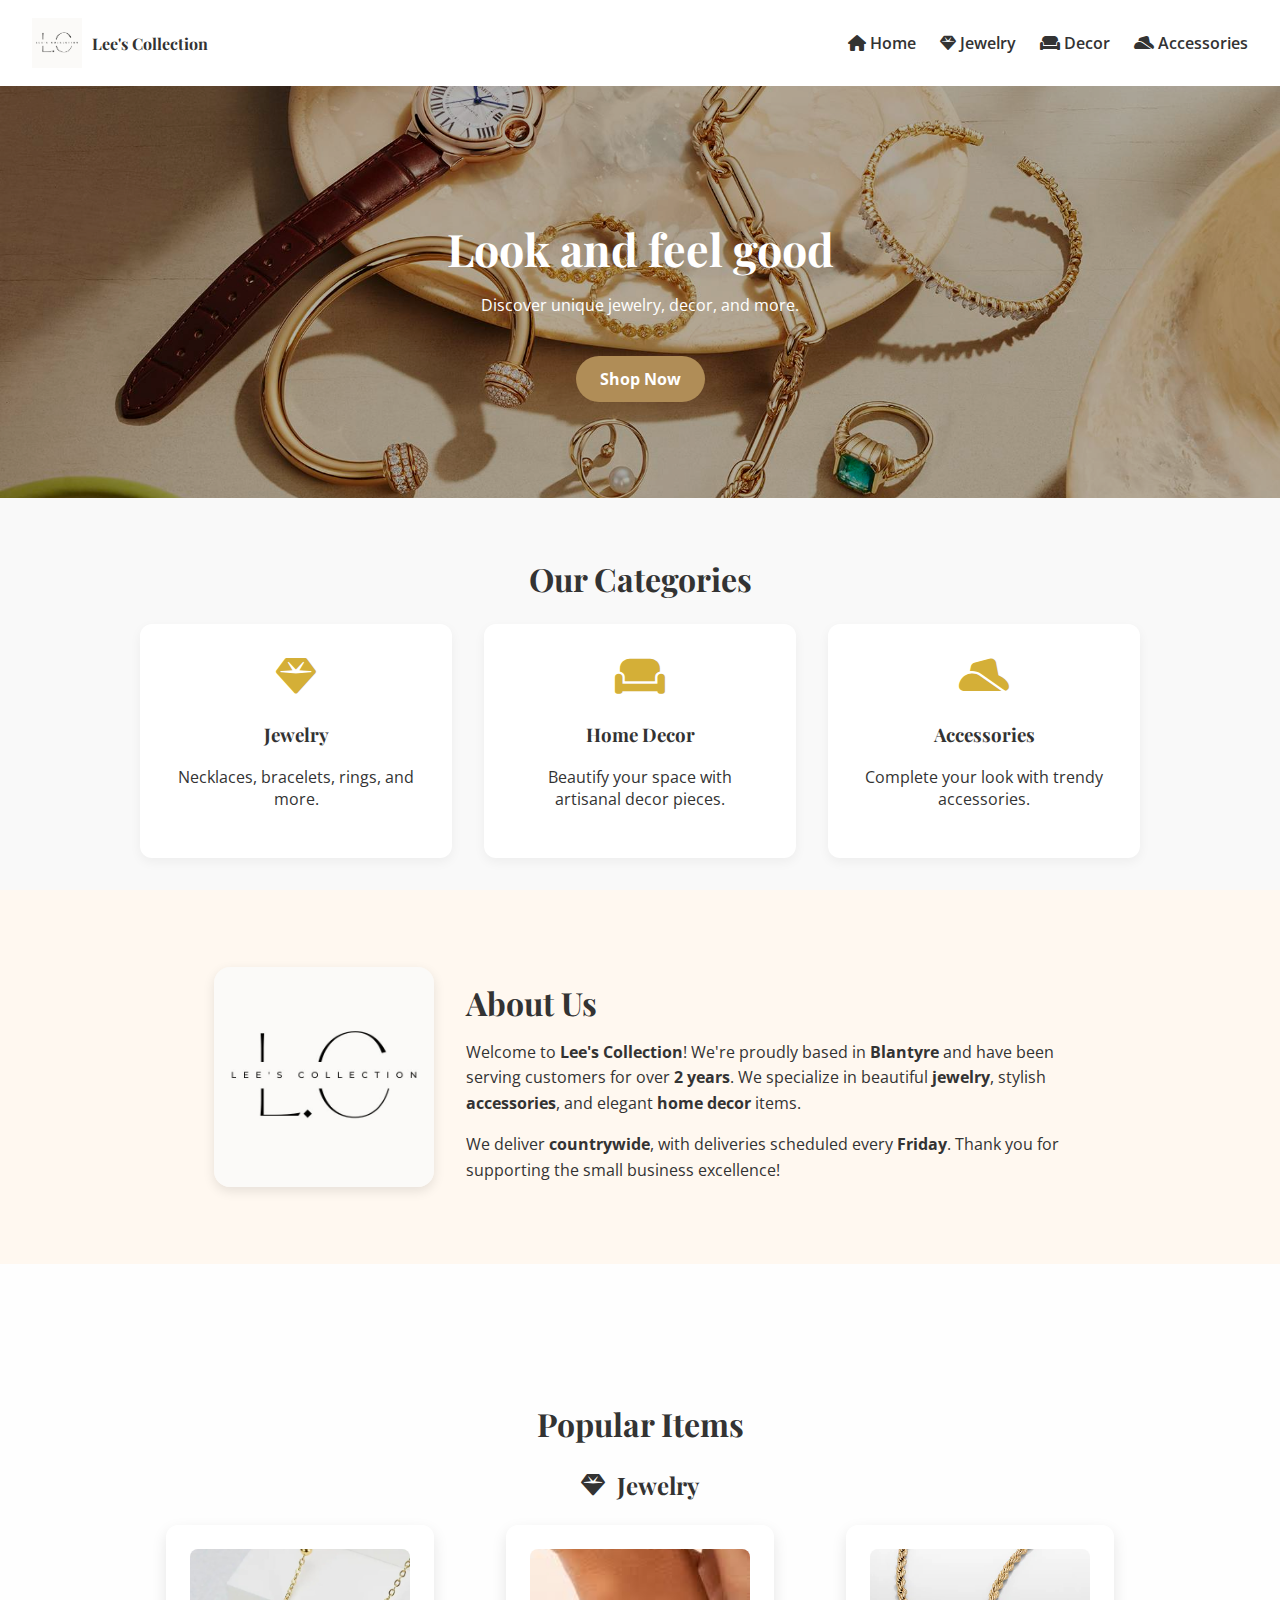
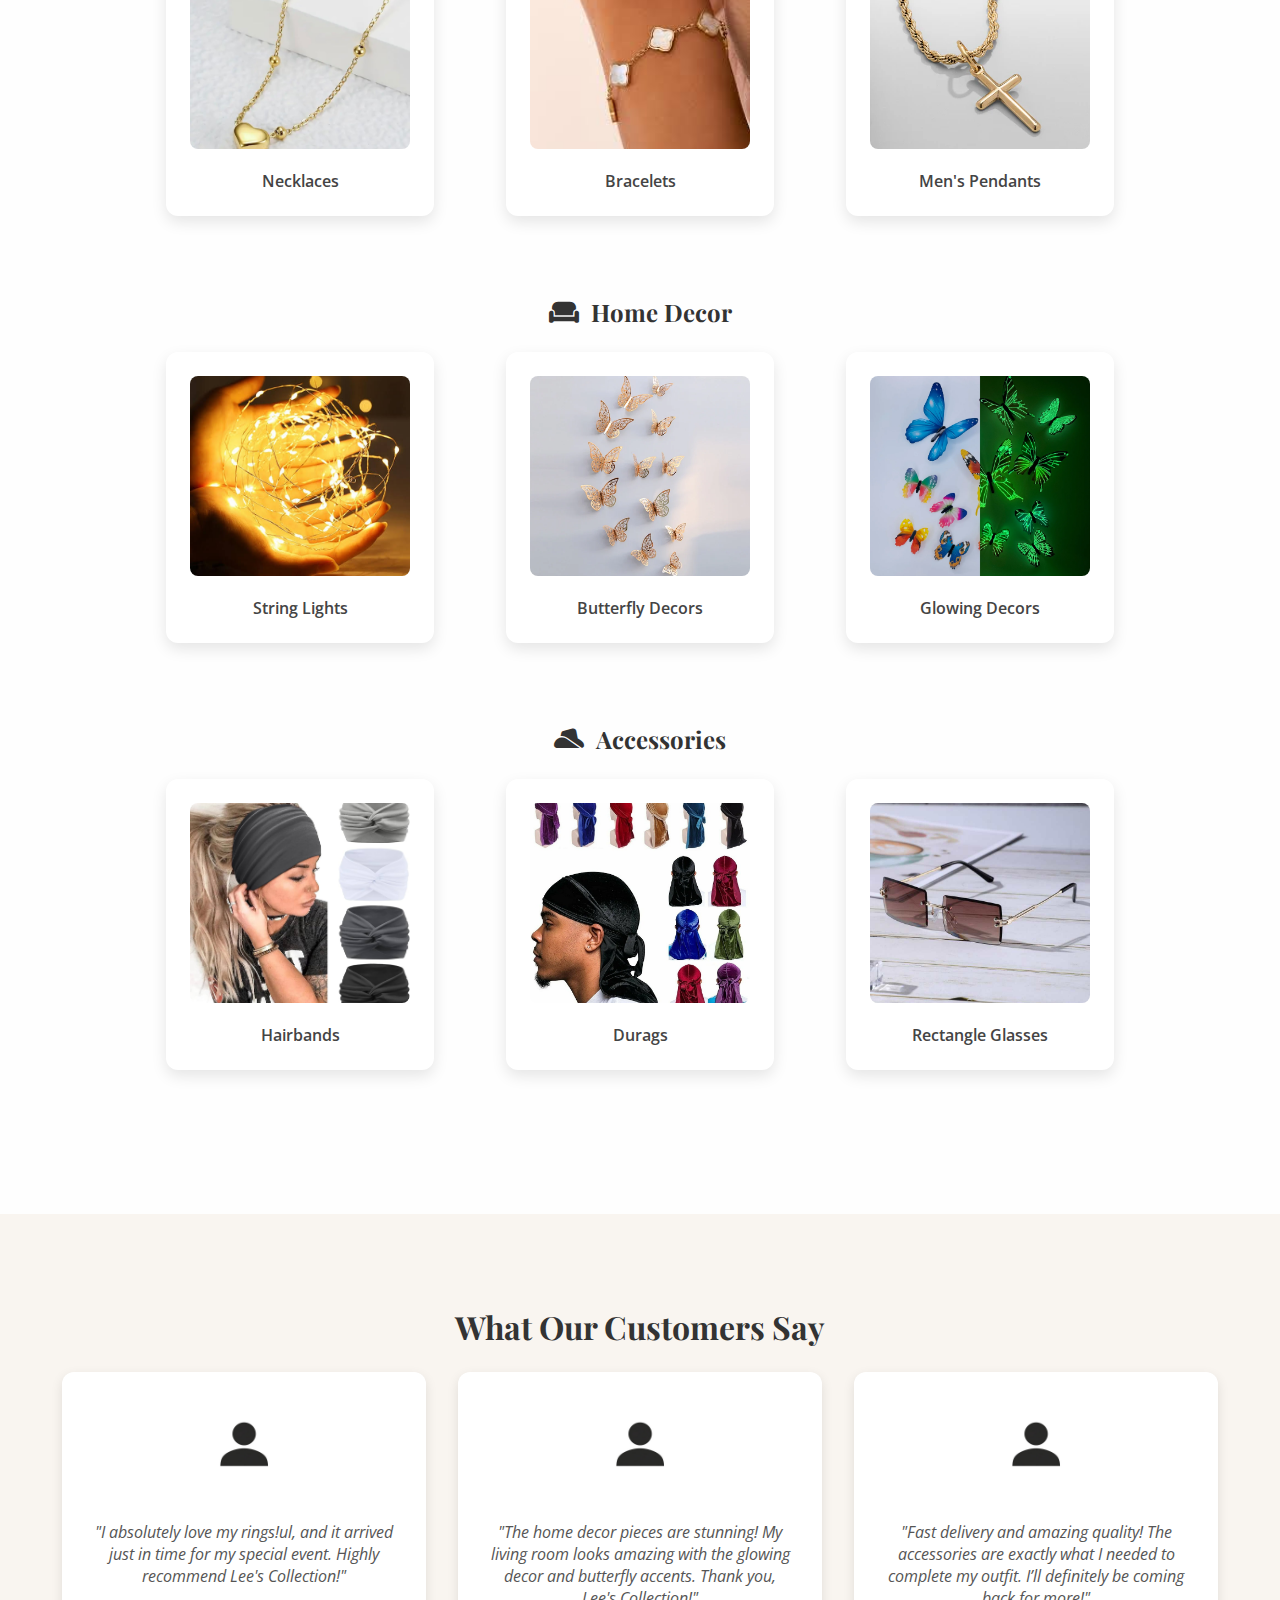
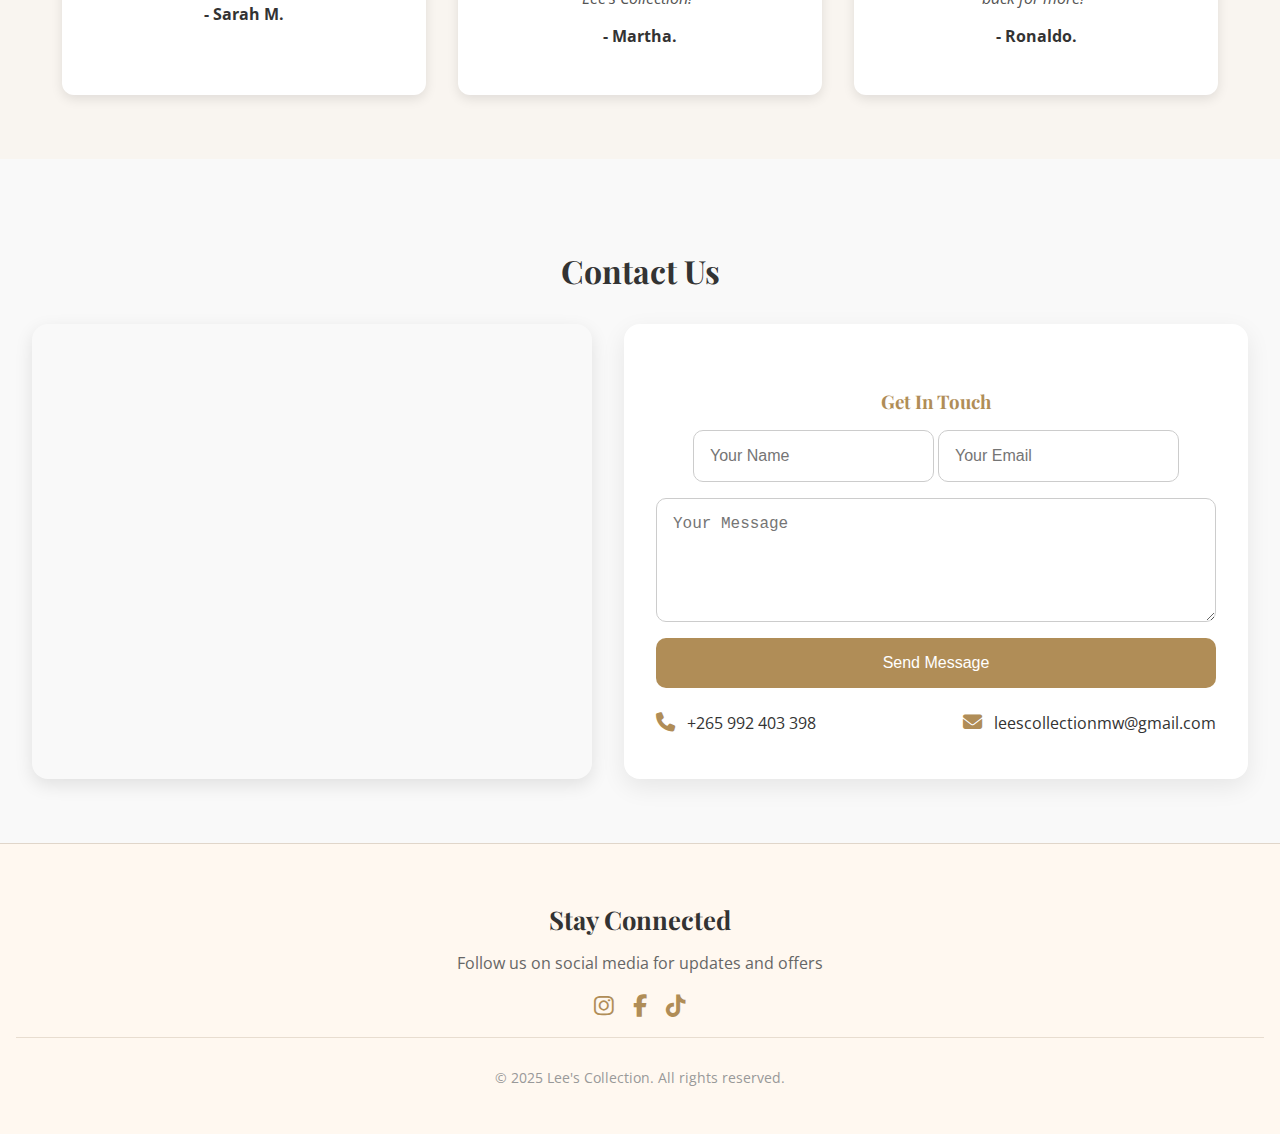
<file: Lees Collection/index.html>
<!DOCTYPE html>
<html lang="en">
  <head>
    <meta charset="UTF-8" />
    <meta name="viewport" content="width=device-width, initial-scale=1.0" />
    <title>Lee's Collection</title>
<link rel="icon" href="logo.png" type="image/png" />

    <link rel="stylesheet" href="style.css" />
    <link rel="stylesheet" href="about.css" />
    <link rel="stylesheet" href="popular_items.css" />
    <link rel="stylesheet" href="testimonials.css" />
    <link rel="stylesheet" href="contact_us.css" />
    <link
      href="https://fonts.googleapis.com/css2?family=Playfair+Display:wght@500;700&family=Open+Sans&display=swap"
      rel="stylesheet"
    />
    <link
      rel="stylesheet"
      href="https://cdnjs.cloudflare.com/ajax/libs/font-awesome/6.5.0/css/all.min.css"
    />
    <script defer src="script.js"></script>
  </head>
  <body>
    <header class="navbar">
      <div class="logo-container">
        <img src="assets/logo.png" alt="Lee's Collection Logo" class="logo" />
        <h1 class="brand-name">Lee's Collection</h1>
      </div>
      <nav>
        <ul class="nav-links">
              <li>
            <a href="index.html"><i class="fa fa-home"></i> Home</a>
          </li>
          <li>
            <a href="jewerly.html"><i class="fas fa-gem"></i> Jewelry</a>
          </li>
          <li>
            <a href="decors.html"><i class="fas fa-couch"></i> Decor</a>
          </li>
          <li>
            <a href="Accessories.html"
              ><i class="fas fa-hat-cowboy-side"></i> Accessories</a
            >
          </li>
        </ul>
      </nav>
    </header>

    <section class="hero">
      <div class="hero-content">
        <h2>Look and feel good</h2>
        <p>Discover unique jewelry, decor, and more.</p>
        <a href="#popular-items" class="hero-btn">Shop Now</a>
      </div>
    </section>

    <section id="products" class="product-section">
      <h2 class="section-title">Our Categories</h2>
      <div class="categories">
  <!-- Jewelry Category -->
  <a href="jewerly.html" class="category-link">
    <div class="category" id="jewelry">
      <i class="fas fa-gem category-icon"></i>
      <h3>Jewelry</h3>
      <p>Necklaces, bracelets, rings, and more.</p>
    </div>
  </a>

  <!-- Home Decor Category -->
  <a href="decors.html" class="category-link">
    <div class="category" id="decor">
      <i class="fas fa-couch category-icon"></i>
      <h3>Home Decor</h3>
      <p>Beautify your space with artisanal decor pieces.</p>
    </div>
  </a>

  <!-- Accessories Category -->
  <a href="Accessories.html" class="category-link">
    <div class="category" id="accessories">
      <i class="fas fa-hat-cowboy-side category-icon"></i>
      <h3>Accessories</h3>
      <p>Complete your look with trendy accessories.</p>
    </div>
  </a>
</div>

    </section>

    <section id="about" class="about-section">
      <div class="about-container">
        <img
          src="assets/logo.png"
          alt="Lee's Collection Logo"
          class="about-logo"
        />

        <div class="about-text">
          <h2>About Us</h2>
          <p>
            Welcome to <strong>Lee's Collection</strong>! We're proudly based in
            <strong>Blantyre</strong> and have been serving customers for over
            <strong>2 years</strong>. We specialize in beautiful
            <strong>jewelry</strong>, stylish <strong>accessories</strong>, and
            elegant <strong>home decor</strong> items.
          </p>
          <p>
            We deliver <strong>countrywide</strong>, with deliveries scheduled
            every <strong>Friday</strong>. Thank you for supporting the small
            business excellence!
          </p>
        </div>
      </div>
    </section>

   <section id="popular-items" class="popular-section">
  <h2 class="section-title">Popular Items</h2>

  <!-- Jewelry Category -->
  <div class="popular-row">
    <h3><i class="fas fa-gem"></i> Jewelry</h3>
    <div class="popular-items">
      <a href="jewerly.html" class="item-link">
        <div class="item">
          <img src="assets/necklace.jpg" alt="Necklaces" />
          <p>Necklaces</p>
        </div>
      </a>
      <a href="jewerly.html" class="item-link">
        <div class="item">
          <img src="assets/bracelet.jpg" alt="Bracelets" />
          <p>Bracelets</p>
        </div>
      </a>
      <a href="jewerly.html" class="item-link">
        <div class="item">
          <img src="assets/mens_pendants.jpg" alt="Men's Pendants" />
          <p>Men's Pendants</p>
        </div>
      </a>
    </div>
  </div>

  <!-- Home Decor Category -->
  <div class="popular-row">
    <h3><i class="fas fa-couch"></i> Home Decor</h3>
    <div class="popular-items">
      <a href="decors.html" class="item-link">
        <div class="item">
          <img src="assets/stringlights.jpg" alt="String Lights" />
          <p>String Lights</p>
        </div>
      </a>
      <a href="decors.html" class="item-link">
        <div class="item">
          <img src="assets/butterflydecors.webp" alt="Butterfly Decors" />
          <p>Butterfly Decors</p>
        </div>
      </a>
      <a href="decors.html" class="item-link">
        <div class="item">
          <img src="assets/butterflydecorsglowing.webp" alt="Glowing Decors" />
          <p>Glowing Decors</p>
        </div>
      </a>
    </div>
  </div>

  <!-- Accessories Category -->
  <div class="popular-row">
    <h3><i class="fas fa-hat-cowboy-side"></i> Accessories</h3>
    <div class="popular-items">
      <a href="Accessories.html" class="item-link">
        <div class="item">
          <img src="assets/hairbands.jpg" alt="Hairbands" />
          <p>Hairbands</p>
        </div>
      </a>
      <a href="Accessories.html" class="item-link">
        <div class="item">
          <img src="assets/durags.jpg" alt="Durags" />
          <p>Durags</p>
        </div>
      </a>
      <a href="Accessories.html" class="item-link">
        <div class="item">
          <img src="assets/glasses.jpg" alt="Rectangle Glasses" />
          <p>Rectangle Glasses</p>
        </div>
      </a>
    </div>
  </div>
</section>

    <section id="testimonials" class="testimonials-section">
      <h2 class="section-title">What Our Customers Say</h2>

      <div class="testimonials-container">
        <div class="testimonial">
          <img
            src="assets/profile.jpg"
            alt="Customer 1"
            class="testimonial-img"
          />
          <p class="testimonial-text">
            "I absolutely love my rings!ul, and it arrived just in time for my
            special event. Highly recommend Lee's Collection!"
          </p>
          <p class="testimonial-author">- Sarah M.</p>
        </div>

        <div class="testimonial">
          <img
            src="assets/profile.jpg"
            alt="Customer 2"
            class="testimonial-img"
          />
          <p class="testimonial-text">
            "The home decor pieces are stunning! My living room looks amazing
            with the glowing decor and butterfly accents. Thank you, Lee's
            Collection!"
          </p>
          <p class="testimonial-author">- Martha.</p>
        </div>

        <div class="testimonial">
          <img
            src="assets/profile.jpg"
            alt="Customer 3"
            class="testimonial-img"
          />
          <p class="testimonial-text">
            "Fast delivery and amazing quality! The accessories are exactly what
            I needed to complete my outfit. I’ll definitely be coming back for
            more!"
          </p>
          <p class="testimonial-author">- Ronaldo.</p>
        </div>
      </div>
    </section>

    <section class="contact-section" id="contact">
      <h2>Contact Us</h2>
      <div class="contact-container">
        <div class="map">
      <iframe src="https://www.google.com/maps/embed?pb=!1m18!1m12!1m3!1d15356.597897272537!2d35.005770740867085!3d-15.796070507509741!2m3!1f0!2f0!3f0!3m2!1i1024!2i768!4f13.1!3m3!1m2!1s0x18d845947a5ca71d%3A0x143328d65dc6a84c!2sQueen%20Elizabeth%20Central%20Hospital%2C%20Blantyre!5e0!3m2!1sen!2smw!4v1746987706094!5m2!1sen!2smw" width="600" height="450" style="border:0;" allowfullscreen="" loading="lazy" referrerpolicy="no-referrer-when-downgrade"></iframe>
        </div>

<div class="contact-form">
  <h3>Get In Touch</h3>
  <div class="form-row">
    <input type="text" id="name" placeholder="Your Name" required />
    <input type="email" id="email" placeholder="Your Email" required />
  </div>
  <textarea id="message" rows="5" placeholder="Your Message" required></textarea>
  <button type="button" onclick="sendToWhatsApp()">Send Message</button>

  <div class="contact-info-horizontal">
    <p><i class="fas fa-phone"></i> +265 992 403 398</p>
    <p><i class="fas fa-envelope"></i> leescollectionmw@gmail.com</p>
  </div>
</div>


    </section>

 <section class="footer-section">
  <div class="footer-container">
    <h3>Stay Connected</h3>
    <p>Follow us on social media for updates and offers</p>
    <div class="social-icons">
      <a href="https://www.instagram.com/liana.lianah?igsh=MXRyaGMycHRzNTQ2aQ%3D%3D"><i class="fab fa-instagram"></i></a>
      <a href="https://www.facebook.com/share/16YABvogv5/"><i class="fab fa-facebook-f"></i></a>
      <a href="https://www.tiktok.com/@leescollectionmw?_t=ZM-8wH8dQPfoRT&_r=1"><i class="fab fa-tiktok"></i></a>
    </div>
  </div>
  <div class="footer-bottom">
    <p>&copy; 2025 Lee's Collection. All rights reserved.</p>
  </div>
</section>
<!-- Scroll to Top Button -->
<button id="scrollToTopBtn" class="scroll-to-top-btn">
  <i class="fas fa-arrow-up"></i>
</button>

<script>
  // Get the button
  var scrollToTopBtn = document.getElementById("scrollToTopBtn");

  // When the user scrolls down 100px from the top of the document, show the button
  window.onscroll = function () {
    if (document.body.scrollTop > 100 || document.documentElement.scrollTop > 100) {
      scrollToTopBtn.style.display = "block";
    } else {
      scrollToTopBtn.style.display = "none";
    }
  };

  // When the user clicks on the button, scroll to the top of the document
  scrollToTopBtn.addEventListener("click", function () {
    window.scrollTo({ top: 0, behavior: "smooth" });
  });
</script>

  </body>
</html>
</file>
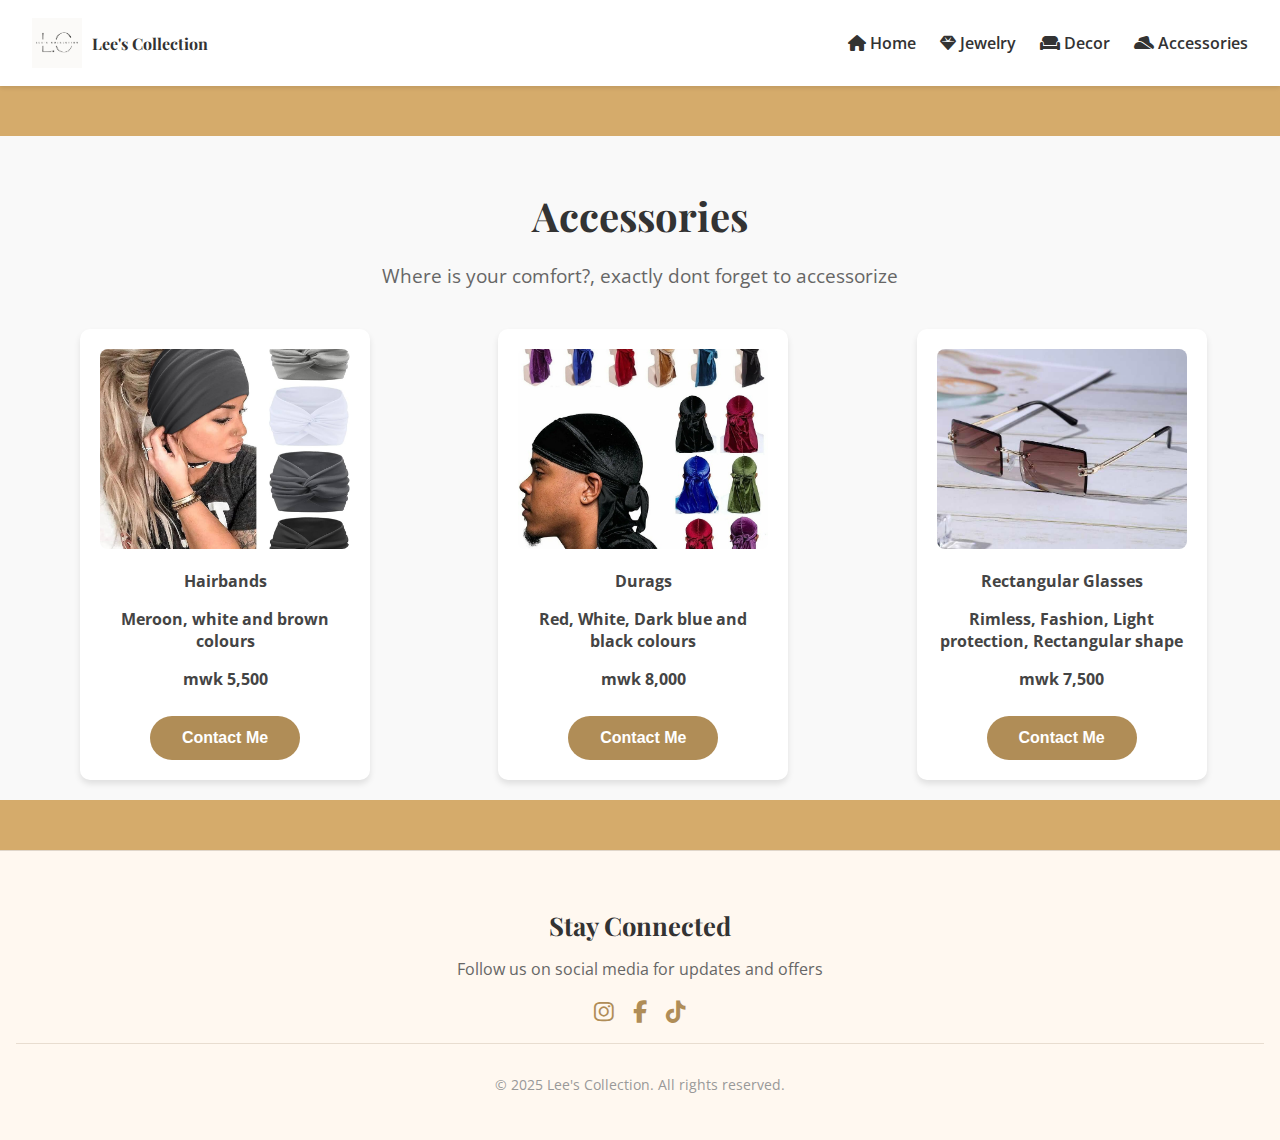
<file: Lees Collection/Accessories.html>
<!DOCTYPE html>
<html lang="en">
<head>
  <meta charset="UTF-8" />
  <meta name="viewport" content="width=device-width, initial-scale=1.0" />
  <title>Accessories - Lee's Collection</title>
  <link rel="stylesheet" href="style.css" />
  <link rel="stylesheet" href="accessories.css" />
  <link href="https://fonts.googleapis.com/css2?family=Playfair+Display:wght@500;700&family=Open+Sans&display=swap" rel="stylesheet">
  <link rel="stylesheet" href="https://cdnjs.cloudflare.com/ajax/libs/font-awesome/6.5.0/css/all.min.css" />
</head>
<body>

   <header class="navbar">
      <div class="logo-container">
        <img src="assets/logo.png" alt="Lee's Collection Logo" class="logo" />
        <h1 class="brand-name">Lee's Collection</h1>
      </div>
      <nav>
        <ul class="nav-links">
               <li>
            <a href="index.html"><i class="fa fa-home"></i> Home</a>
          </li>
          <li>
            <a href="jewerly.html"><i class="fas fa-gem"></i> Jewelry</a>
          </li>
          <li>
            <a href="decors.html"><i class="fas fa-couch"></i> Decor</a>
          </li>
          <li>
            <a href="Accessories.html"
              ><i class="fas fa-hat-cowboy-side"></i> Accessories</a
            >
          </li>
        </ul>
      </nav>
    </header>

<section class="product-section">
  <h2 class="section-title">Accessories</h2>
  <p class="section-description">Where is your comfort?, exactly dont forget to accessorize</p>
  <div class="product-grid">
    <div class="product-item">
      <img src="assets/hairbands.jpg" alt="Hairbands" />
    <p class="product-title">Hairbands</p>
        <p class="product-description">Meroon, white and brown colours</p>
        <p class="product-price">mwk 5,500</p>
      <button class="contact-button" onclick="window.location.href='https://wa.me/265992403398?text=I%20am%20interested%20in%20Hairbands'">Contact Me</button>
    </div>
    <div class="product-item">
      <img src="assets/durags.jpg" alt="Durags" />
 <p class="product-title">Durags</p>
        <p class="product-description">Red, White, Dark blue and black colours</p>
        <p class="product-price">mwk 8,000</p>
      <button class="contact-button" onclick="window.location.href='https://wa.me/265992403398?text=I%20am%20interested%20in%20Durags'">Contact Me</button>
    </div>
    <div class="product-item">
      <img src="assets/glasses.jpg" alt="Rectangle Glasses" />
     <p class="product-title">Rectangular Glasses</p>
        <p class="product-description">Rimless, Fashion, Light protection, Rectangular shape</p>
        <p class="product-price">mwk 7,500</p>
      <button class="contact-button" onclick="window.location.href='https://wa.me/265992403398?text=I%20am%20interested%20in%20Rectangle%20Glasses'">Contact Me</button>
    </div>
  </div>
</section>

<section class="footer-section">
  <div class="footer-container">
    <h3>Stay Connected</h3>
    <p>Follow us on social media for updates and offers</p>
    <div class="social-icons">
      <a href="https://www.instagram.com/liana.lianah?igsh=MXRyaGMycHRzNTQ2aQ%3D%3D"><i class="fab fa-instagram"></i></a>
      <a href="https://www.facebook.com/share/16YABvogv5/"><i class="fab fa-facebook-f"></i></a>
      <a href="#"><i class="fab fa-tiktok"></i></a>
    </div>
  </div>
  <div class="footer-bottom">
    <p>&copy; 2025 Lee's Collection. All rights reserved.</p>
  </div>
</section>
<!-- Scroll to Top Button -->
<button id="scrollToTopBtn" class="scroll-to-top-btn">
  <i class="fas fa-arrow-up"></i>
</button>

<script>
  // Get the button
  var scrollToTopBtn = document.getElementById("scrollToTopBtn");

  // When the user scrolls down 100px from the top of the document, show the button
  window.onscroll = function () {
    if (document.body.scrollTop > 100 || document.documentElement.scrollTop > 100) {
      scrollToTopBtn.style.display = "block";
    } else {
      scrollToTopBtn.style.display = "none";
    }
  };

  // When the user clicks on the button, scroll to the top of the document
  scrollToTopBtn.addEventListener("click", function () {
    window.scrollTo({ top: 0, behavior: "smooth" });
  });
</script>
</body>
</html>
</file>
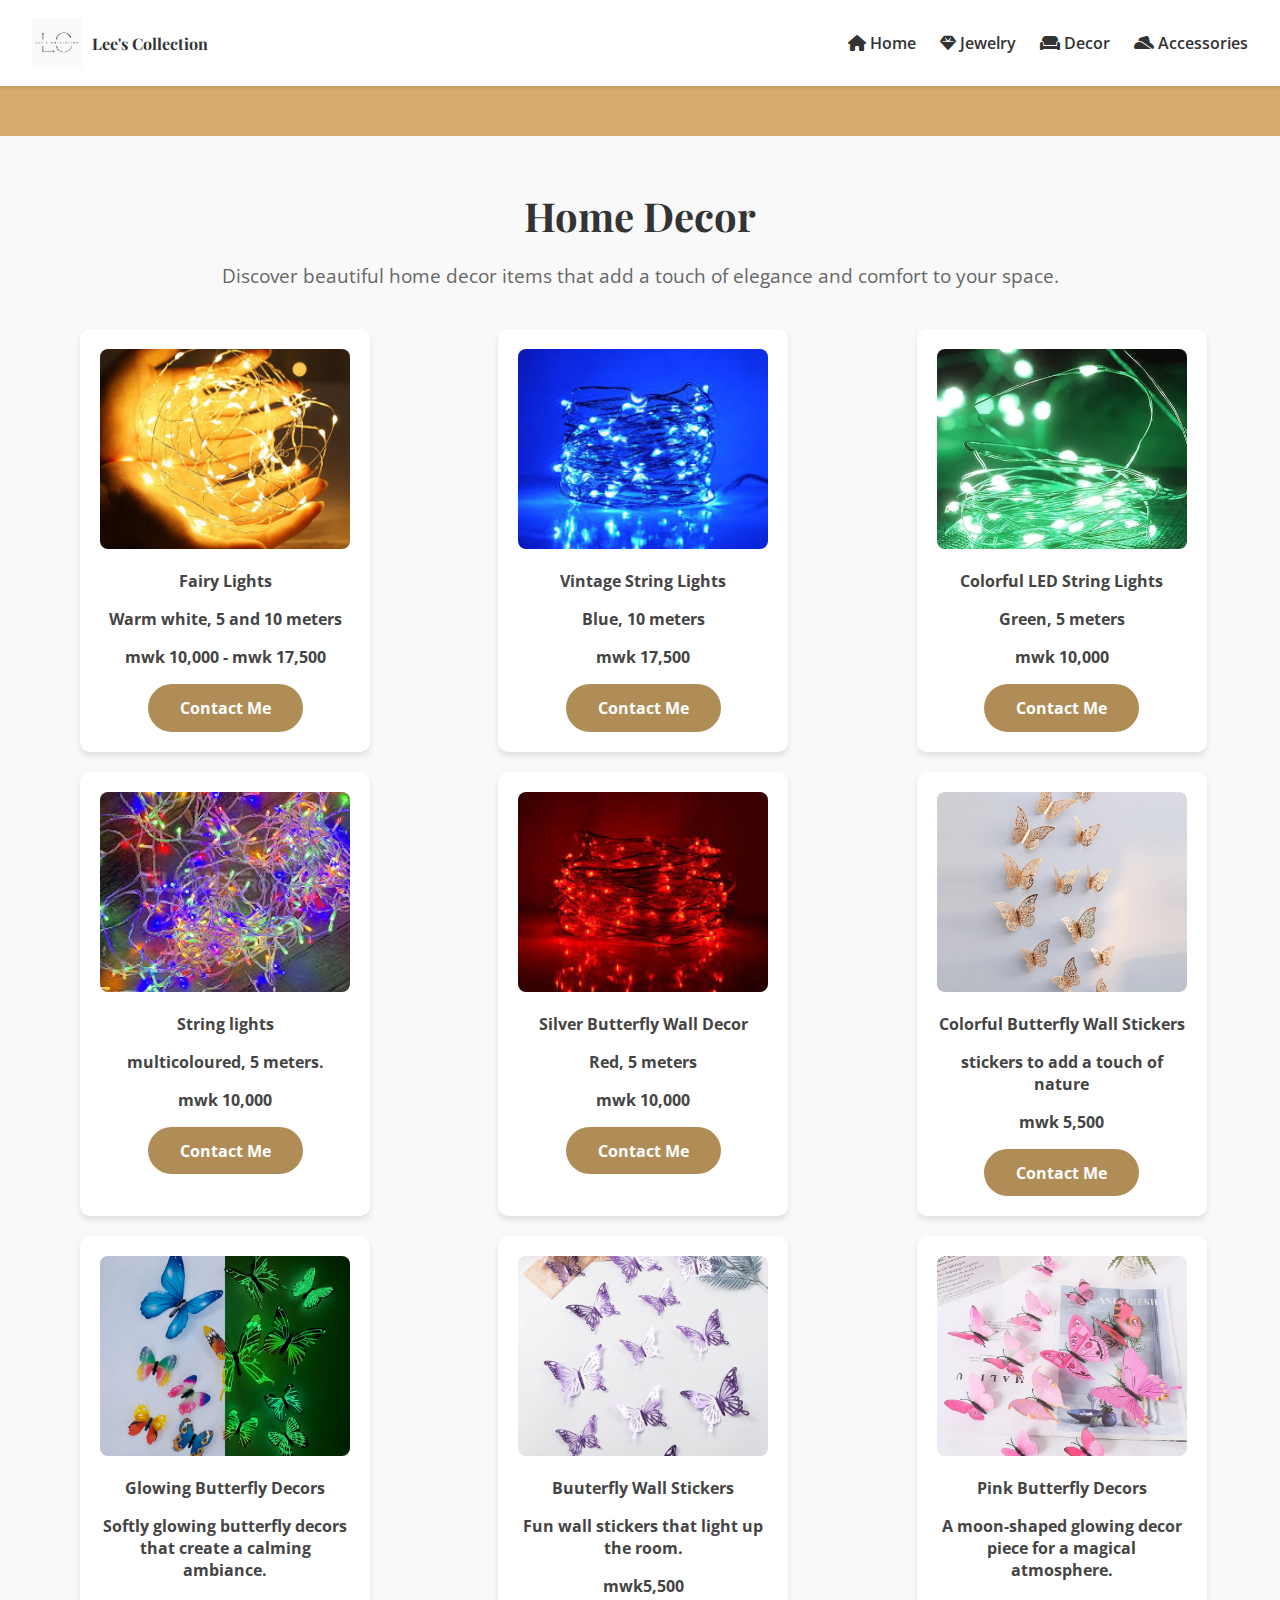
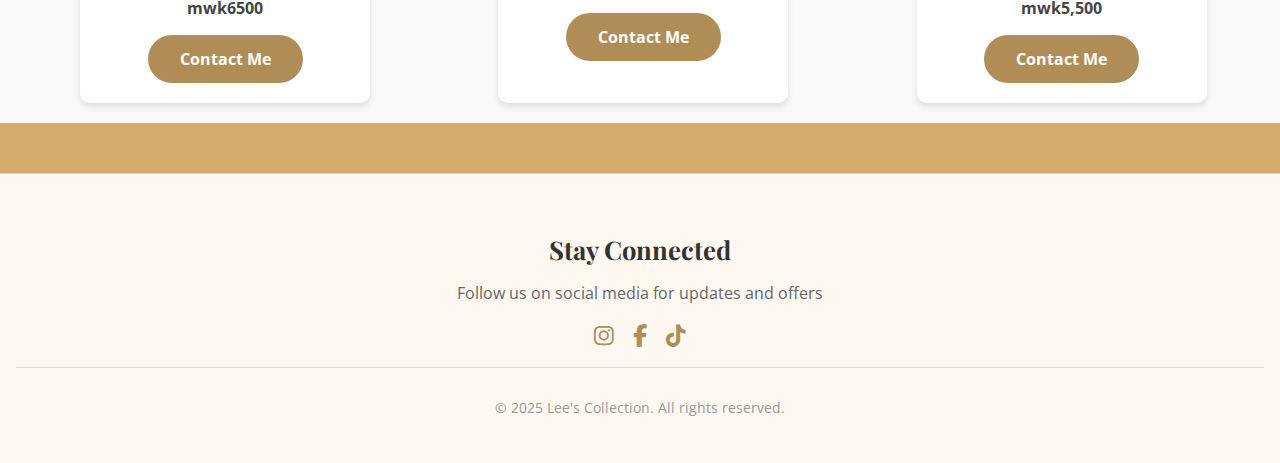
<file: Lees Collection/decors.html>
<!DOCTYPE html>
<html lang="en">
<head>
  <meta charset="UTF-8" />
  <meta name="viewport" content="width=device-width, initial-scale=1.0" />
  <title>Home Decor - Lee's Collection</title>
  <link rel="stylesheet" href="style.css" />
  <link rel="stylesheet" href="decor.css" />
  <link href="https://fonts.googleapis.com/css2?family=Playfair+Display:wght@500;700&family=Open+Sans&display=swap" rel="stylesheet">
  <link rel="stylesheet" href="https://cdnjs.cloudflare.com/ajax/libs/font-awesome/6.5.0/css/all.min.css" />
</head>
<body>

   <header class="navbar">
      <div class="logo-container">
        <img src="assets/logo.png" alt="Lee's Collection Logo" class="logo" />
        <h1 class="brand-name">Lee's Collection</h1>
      </div>
      <nav>
        <ul class="nav-links">
           <li>
            <a href="index.html"><i class="fa fa-home"></i> Home</a>
          </li>
          <li>
            <a href="jewerly.html"><i class="fas fa-gem"></i> Jewelry</a>
          </li>
          <li>
            <a href="decors.html"><i class="fas fa-couch"></i> Decor</a>
          </li>
          <li>
            <a href="accessories.html"><i class="fas fa-hat-cowboy-side"></i> Accessories</a>
          </li>
        </ul>
      </nav>
    </header>

<section class="product-section">
  <h2 class="section-title">Home Decor</h2>
  <p class="section-description">Discover beautiful home decor items that add a touch of elegance and comfort to your space.</p>

  <!-- String Lights -->
  <div class="product-category">
  
    <div class="product-grid">
      <div class="product-item">
        <img src="assets/stringlights.jpg" alt="String Lights" />
        <p class="product-title">Fairy Lights</p>
        <p class="product-description">Warm white, 5 and 10 meters</p>
        <p class="product-price">mwk 10,000 - mwk 17,500</p>
        <a href="https://wa.me/265992403398?text=Hi,%20I'm%20interested%20in%20the%20Fairy%20Lights%20from%20Lee's%20Collection." class="contact-btn">Contact Me</a>
      </div>
      <div class="product-item">
        <img src="assets/blue.jpg" alt="String Lights 2" />
        <p class="product-title">Vintage String Lights</p>
        <p class="product-description">Blue, 10 meters</p>
        <p class="product-price">mwk 17,500</p>
        <a href="https://wa.me/265992403398?text=Hi,%20I'm%20interested%20in%20the%20Vintage%20String%20Lights%20from%20Lee's%20Collection." class="contact-btn">Contact Me</a>
      </div>
      <div class="product-item">
        <img src="assets/green.jpg" alt="String Lights 3" />
        <p class="product-title">Colorful LED String Lights</p>
        <p class="product-description">Green, 5 meters</p>
        <p class="product-price">mwk 10,000</p>
        <a href="https://wa.me/265992403398?text=Hi,%20I'm%20interested%20in%20the%20Colorful%20LED%20String%20Lights%20from%20Lee's%20Collection." class="contact-btn">Contact Me</a>
      </div>
    </div>
  </div>

  <!-- Butterfly Decors -->
  <div class="product-category">

    <div class="product-grid">
      <div class="product-item">
        <img src="assets/multi.jpg" alt="Butterfly Decor 1" />
        <p class="product-title">String lights</p>
        <p class="product-description">multicoloured, 5 meters.</p>
        <p class="product-price">mwk 10,000</p>
        <a href="https://wa.me/265992403398?text=Hi,%20I'm%20interested%20in%20the%20Gold%20Butterfly%20Wall%20Art%20from%20Lee's%20Collection." class="contact-btn">Contact Me</a>
      </div>
      <div class="product-item">
        <img src="assets/red.jpg" alt="Butterfly Decor 2" />
        <p class="product-title">Silver Butterfly Wall Decor</p>
        <p class="product-description">Red, 5  meters</p>
        <p class="product-price">mwk 10,000</p>
        <a href="https://wa.me/265992403398?text=Hi,%20I'm%20interested%20in%20the%20Silver%20Butterfly%20Wall%20Decor%20from%20Lee's%20Collection." class="contact-btn">Contact Me</a>
      </div>
      <div class="product-item">
        <img src="assets/butterflydecors.webp" alt="Butterfly Decor 3" />
        <p class="product-title">Colorful Butterfly Wall Stickers</p>
        <p class="product-description"> stickers to add a touch of nature </p>
        <p class="product-price">mwk 5,500</p>
        <a href="https://wa.me/265992403398?text=Hi,%20I'm%20interested%20in%20the%20Colorful%20Butterfly%20Wall%20Stickers%20from%20Lee's%20Collection." class="contact-btn">Contact Me</a>
      </div>
    </div>
  </div>

  <!-- Glowing Decors -->
  <div class="product-category">
    <div class="product-grid">
      <div class="product-item">
        <img src="assets/butterflydecorsglowing.webp" alt="Glowing Decor 1" />
        <p class="product-title">Glowing Butterfly Decors</p>
        <p class="product-description">Softly glowing butterfly decors that create a calming ambiance.</p>
        <p class="product-price">mwk6500</p>
        <a href="https://wa.me/265992403398?text=Hi,%20I'm%20interested%20in%20the%20Glowing%20LED%20Lanterns%20from%20Lee's%20Collection." class="contact-btn">Contact Me</a>
      </div>
      <div class="product-item">
        <img src="assets/bat.jpg" alt="Glowing Decor 2" />
        <p class="product-title">Buuterfly Wall Stickers</p>
        <p class="product-description">Fun wall stickers that light up the room.</p>
        <p class="product-price">mwk5,500</p>
        <a href="https://wa.me/265992403398?text=Hi,%20I'm%20interested%20in%20the%20Glow-in-the-Dark%20Wall%20Stickers%20from%20Lee's%20Collection." class="contact-btn">Contact Me</a>
      </div>
      <div class="product-item">
        <img src="assets/bat2.jpg" alt="Glowing Decor 3" />
        <p class="product-title">Pink Butterfly Decors</p>
        <p class="product-description">A moon-shaped glowing decor piece for a magical atmosphere.</p>
        <p class="product-price">mwk5,500</p>
        <a href="https://wa.me/265992403398?text=Hi,%20I'm%20interested%20in%20the%20Glowing%20Moon%20Decor%20from%20Lee's%20Collection." class="contact-btn">Contact Me</a>
      </div>
    </div>
  </div>
</section>

<section class="footer-section">
  <div class="footer-container">
    <h3>Stay Connected</h3>
    <p>Follow us on social media for updates and offers</p>
    <div class="social-icons">
      <a href="https://www.instagram.com/liana.lianah?igsh=MXRyaGMycHRzNTQ2aQ%3D%3D"><i class="fab fa-instagram"></i></a>
      <a href="https://www.facebook.com/share/16YABvogv5/"><i class="fab fa-facebook-f"></i></a>
      <a href="#"><i class="fab fa-tiktok"></i></a>
    </div>
  </div>
  <div class="footer-bottom">
    <p>&copy; 2025 Lee's Collection. All rights reserved.</p>
  </div>
</section>

<!-- Scroll to Top Button -->
<button id="scrollToTopBtn" class="scroll-to-top-btn">
  <i class="fas fa-arrow-up"></i>
</button>

<script>
  // Get the button
  var scrollToTopBtn = document.getElementById("scrollToTopBtn");

  // When the user scrolls down 100px from the top of the document, show the button
  window.onscroll = function () {
    if (document.body.scrollTop > 100 || document.documentElement.scrollTop > 100) {
      scrollToTopBtn.style.display = "block";
    } else {
      scrollToTopBtn.style.display = "none";
    }
  };

  // When the user clicks on the button, scroll to the top of the document
  scrollToTopBtn.addEventListener("click", function () {
    window.scrollTo({ top: 0, behavior: "smooth" });
  });
</script>
</body>
</html>
</file>
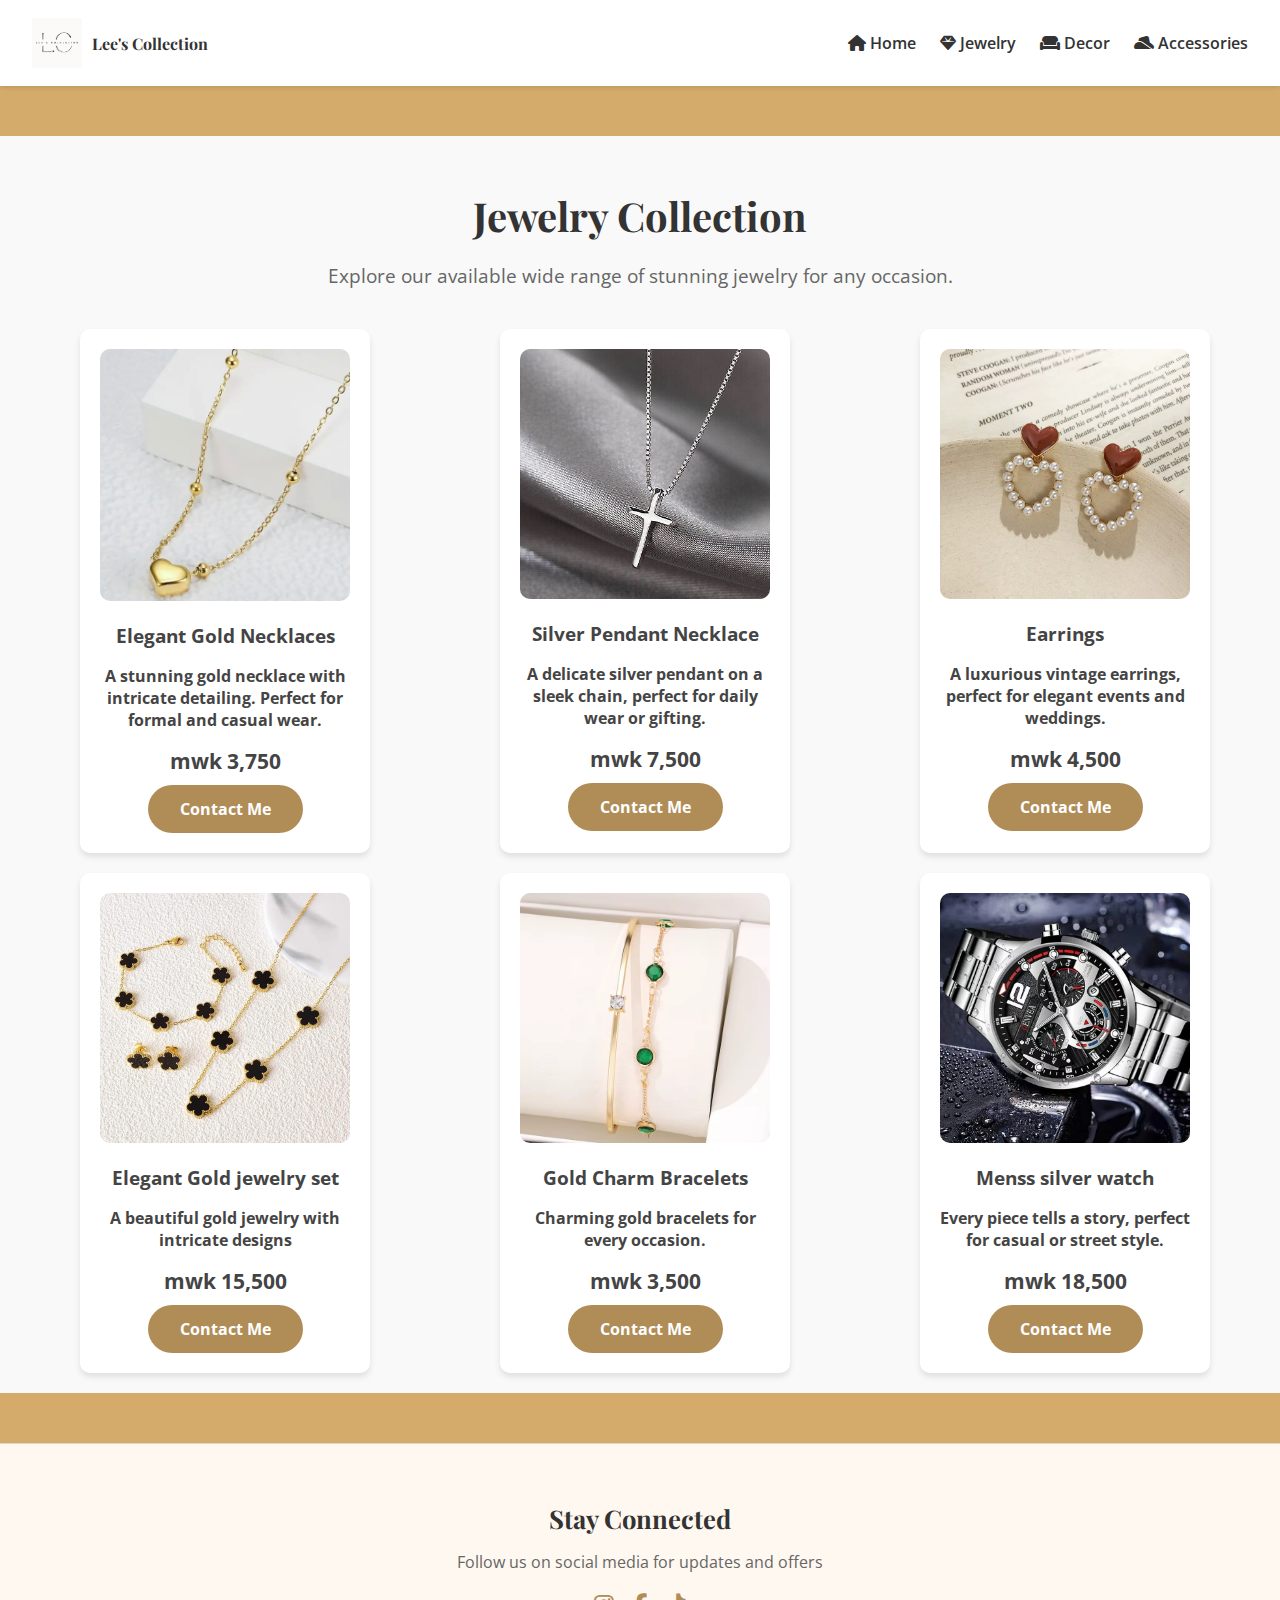
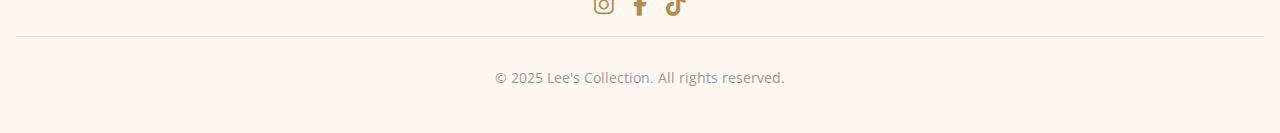
<file: Lees Collection/jewerly.html>
<!DOCTYPE html>
<html lang="en">
<head>
  <meta charset="UTF-8" />
  <meta name="viewport" content="width=device-width, initial-scale=1.0" />
  <title>Jewelry - Lee's Collection</title>
  <link rel="stylesheet" href="style.css" />
  <link rel="stylesheet" href="jewelry.css" />
  <link href="https://fonts.googleapis.com/css2?family=Playfair+Display:wght@500;700&family=Open+Sans&display=swap" rel="stylesheet">
  <link rel="stylesheet" href="https://cdnjs.cloudflare.com/ajax/libs/font-awesome/6.5.0/css/all.min.css" />
</head>
<body>

   <header class="navbar">
      <div class="logo-container">
        <img src="assets/logo.png" alt="Lee's Collection Logo" class="logo" />
        <h1 class="brand-name">Lee's Collection</h1>
      </div>
      <nav>
        <ul class="nav-links">
              <li>
            <a href="index.html"><i class="fa fa-home"></i> Home</a>
          </li>
          <li>
            <a href="jewelry.html"><i class="fas fa-gem"></i> Jewelry</a>
          </li>
          <li>
            <a href="decors.html"><i class="fas fa-couch"></i> Decor</a>
          </li>
          <li>
            <a href="accessories.html"><i class="fas fa-hat-cowboy-side"></i> Accessories</a>
          </li>
        </ul>
      </nav>
    </header>

<section class="product-section">
  <h2 class="section-title">Jewelry Collection</h2>
  <p class="section-description">Explore our available wide range of stunning jewelry for any occasion.</p>


  <div class="product-category">
  
    <div class="product-grid">
      <div class="product-item">
        <img src="assets/necklace.jpg" alt="Necklace 1" />
        <p class="product-title">Elegant Gold Necklaces</p>
        <p class="product-description">A stunning gold necklace with intricate detailing. Perfect for formal and casual wear.</p>
        <p class="product-price">mwk 3,750</p>
        <a href="https://wa.me/265992403398?text=Hi,%20I'm%20interested%20in%20the%20Elegant%20Gold%20Necklace%20from%20Lee's%20Collection." class="contact-btn">Contact Me</a>
      </div>

      <div class="product-item">
        <img src="assets/mens_pendants2.jpg" alt="Necklace 2" />
        <p class="product-title">Silver Pendant Necklace</p>
        <p class="product-description">A delicate silver pendant on a sleek chain, perfect for daily wear or gifting.</p>
        <p class="product-price">mwk 7,500</p>
        <a href="https://wa.me/265992403398?text=Hi,%20I'm%20interested%20in%20the%20Silver%20Pendant%20Necklace%20from%20Lee's%20Collection." class="contact-btn">Contact Me</a>
      </div>

      <div class="product-item">
        <img src="assets/earrings2.avif" alt="Necklace 3" />
        <p class="product-title">Earrings</p>
        <p class="product-description">A luxurious vintage earrings, perfect for elegant events and weddings.</p>
        <p class="product-price">mwk 4,500</p>
        <a href="https://wa.me/265992403398?text=Hi,%20I'm%20interested%20in%20the%20Diamond%20Necklace%20from%20Lee's%20Collection." class="contact-btn">Contact Me</a>
      </div>
    </div>
  </div>

  
  <div class="product-category">
    
    <div class="product-grid">
      <div class="product-item">
        <img src="assets/jj2.jpg" alt="Bracelet 1" />
        <p class="product-title">Elegant Gold jewelry set</p>
        <p class="product-description">A beautiful gold jewelry with intricate designs</p>
        <p class="product-price">mwk 15,500</p>
        <a href="https://wa.me/265992403398?text=Hi,%20I'm%20interested%20in%20the%20Elegant%20Gold%20Bracelet%20from%20Lee's%20Collection." class="contact-btn">Contact Me</a>
      </div>

      <div class="product-item">
        <img src="assets/bracelet.3jpg.avif" alt="Bracelet 2" />
        <p class="product-title">Gold Charm Bracelets</p>
        <p class="product-description">Charming gold bracelets for every occasion.</p>
        <p class="product-price">mwk 3,500</p>
        <a href="https://wa.me/265992403398?text=Hi,%20I'm%20interested%20in%20the%20Silver%20Charm%20Bracelet%20from%20Lee's%20Collection." class="contact-btn">Contact Me</a>
      </div>

      <div class="product-item">
        <img src="assets/watch.webp" alt="Bracelet 3" />
        <p class="product-title">Menss silver watch</p>
        <p class="product-description"> Every piece tells a story, perfect for casual or street style.</p>
        <p class="product-price">mwk 18,500</p>
        <a href="https://wa.me/265992403398?text=Hi,%20I'm%20interested%20in%20the%20Leather%20Wrap%20Bracelet%20from%20Lee's%20Collection." class="contact-btn">Contact Me</a>
      </div>
    </div>
  </div>
</section>

<section class="footer-section">
  <div class="footer-container">
    <h3>Stay Connected</h3>
    <p>Follow us on social media for updates and offers</p>
    <div class="social-icons">
      <a href="https://www.instagram.com/liana.lianah?igsh=MXRyaGMycHRzNTQ2aQ%3D%3D"><i class="fab fa-instagram"></i></a>
      <a href="https://www.facebook.com/share/16YABvogv5/"><i class="fab fa-facebook-f"></i></a>
      <a href="#"><i class="fab fa-tiktok"></i></a>
    </div>
  </div>
  <div class="footer-bottom">
    <p>&copy; 2025 Lee's Collection. All rights reserved.</p>
  </div>
</section>
<!-- Scroll to Top Button -->
<button id="scrollToTopBtn" class="scroll-to-top-btn">
  <i class="fas fa-arrow-up"></i>
</button>

<script>
  // Get the button
  var scrollToTopBtn = document.getElementById("scrollToTopBtn");

  // When the user scrolls down 100px from the top of the document, show the button
  window.onscroll = function () {
    if (document.body.scrollTop > 100 || document.documentElement.scrollTop > 100) {
      scrollToTopBtn.style.display = "block";
    } else {
      scrollToTopBtn.style.display = "none";
    }
  };

  // When the user clicks on the button, scroll to the top of the document
  scrollToTopBtn.addEventListener("click", function () {
    window.scrollTo({ top: 0, behavior: "smooth" });
  });
</script>
</body>
</html>
</file>
<file: Lees Collection/about.css>
.about-section {
  padding: 4rem 2rem;
  background-color: #fff8f0;
  color: #333;
  text-align: center;
}

.about-section h2 {
  font-family: 'Playfair Display', serif;
  font-size: 2rem;
  margin-bottom: 1rem;
}

.about-section p {
  max-width: 800px;
  margin: 0.5rem auto;
  line-height: 1.6;
  font-size: 1rem;
}
.about-section {
  padding: 4rem 2rem;
  background-color: #fff8f0;
  color: #333;
}

.about-container {
  display: flex;
  flex-wrap: wrap;
  align-items: center;
  justify-content: center;
  gap: 2rem;
  max-width: 1000px;
  margin: auto;
}

.about-logo {
  width: 220px; /* Increased size */
  height: auto;
  border-radius: 16px;
  box-shadow: 0 4px 12px rgba(0,0,0,0.1);
}

.about-text {
  flex: 1;
  min-width: 250px;
  max-width: 600px;
  text-align: left;
}

.about-text h2 {
  font-family: 'Playfair Display', serif;
  font-size: 2rem;
  margin-bottom: 1rem;
}

.about-text p {
  line-height: 1.6;
  font-size: 1rem;
  margin-bottom: 1rem;
}
</file>
<file: Lees Collection/popular_items.css>
.popular-section {
  padding: 4rem 2rem;
  background-color: #fefefe;
  text-align: center;
  margin-top: 3rem; /* Space above the section */
}

.popular-row {
  margin-bottom: 3rem; /* Added more space between rows */
}

.popular-row h3 {
  font-size: 1.5rem;
  margin-bottom: 1.5rem; /* Increased space below the category title */
  color: #333;
  display: flex;
  align-items: center;
  justify-content: center;
  gap: 0.75rem; /* More space between icon and title */
}

.popular-items {
  display: flex;
  justify-content: center;
  flex-wrap: wrap;
  gap: 4.5rem; /* More space between columns */
}

.item {
  background-color: #fff;
  border-radius: 12px;
  padding: 1.5rem;
  width: 220px;
  box-shadow: 0 6px 15px rgba(0, 0, 0, 0.1);
  text-align: center;
  transition: transform 0.3s ease;
  margin-bottom: 2rem; /* Space between rows */
}

.item img {
  width: 100%;
  height: 200px; /* Slightly taller images */
  object-fit: cover;
  border-radius: 8px;
  margin-bottom: 1rem; /* More space between image and text */
}

.item p {
  font-weight: 600;
  color: #444;
  margin: 0;
}

.item:hover {
  transform: translateY(-8px); /* Slightly stronger hover effect */
}

/* Media Queries for smaller screens */

/* For screens 768px and below (tablets and mobile landscape) */
@media (max-width: 768px) {
  .popular-items {
    gap: 2rem; /* Less space between columns */
  }

  .item {
    width: 280px; /* Adjust item width for smaller screens */
  }

  .popular-row h3 {
    font-size: 1.3rem; /* Smaller font size for titles */
  }
}

/* For screens 480px and below (small mobile screens) */
@media (max-width: 480px) {
  .popular-items {
    gap: 1.5rem; /* Reduced gap between items */
  }

  .item {
    width: 90%; /* Items take up more space on small screens */
    padding: 1rem; /* Reduced padding for better fitting */
  }

  .popular-row h3 {
    font-size: 1.1rem; /* Smaller font size for mobile screens */
  }

  .item img {
    height: 180px; /* Slightly smaller images for small screens */
  }
}
</file>
<file: Lees Collection/testimonials.css>
.testimonials-section {
  padding: 4rem 2rem;
  background-color: #f9f5f0;
  text-align: center;
}

.testimonials-container {
  display: flex;
  justify-content: center;
  gap: 2rem;
  flex-wrap: wrap;
}

.testimonial {
  background-color: #fff;
  border-radius: 12px;
  padding: 2rem;
  width: 300px;
  box-shadow: 0 4px 12px rgba(0, 0, 0, 0.1);
  text-align: center;
}

.testimonial-img {
  width: 80px;
  height: 80px;
  object-fit: cover;
  border-radius: 50%;
  margin-bottom: 1rem;
}

.testimonial-text {
  font-style: italic;
  color: #555;
  margin-bottom: 1rem;
}

.testimonial-author {
  font-weight: bold;
  color: #333;
}

.testimonial:hover {
  transform: translateY(-5px);
  transition: transform 0.3s ease;
}

/* Media Queries for smaller screens */

/* For screens 768px and below (tablets and mobile landscape) */
@media (max-width: 768px) {
  .testimonials-container {
    flex-direction: column;
    gap: 1.5rem;
    align-items: center;
  }

  .testimonial {
    width: 80%;
    padding: 1.5rem;
  }

  .testimonial-img {
    width: 70px;
    height: 70px;
  }
}

/* For screens 480px and below (small mobile screens) */
@media (max-width: 480px) {
  .testimonials-container {
    gap: 1rem;
  }

  .testimonial {
    width: 90%;
    padding: 1rem;
  }

  .testimonial-img {
    width: 60px;
    height: 60px;
  }

  .testimonial-text {
    font-size: 0.9rem;
  }

  .testimonial-author {
    font-size: 0.9rem;
  }
}
</file>
<file: Lees Collection/contact_us.css>
.contact-section {
  padding: 4rem 2rem;
  background: #f9f9f9;
  text-align: center;
}

.contact-section h2 {
  font-size: 2rem;
  margin-bottom: 2rem;
  animation: fadeIn 1s ease-in-out;
}

.contact-container {
  display: flex;
  flex-wrap: wrap;
  justify-content: center;
  gap: 2rem;
  align-items: stretch;
  animation: slideUp 1s ease-out;
}

.map {
  flex: 1 1 45%;
  min-height: 400px;
  border-radius: 16px;
  overflow: hidden;
  box-shadow: 0 6px 18px rgba(0, 0, 0, 0.1);
  animation: fadeIn 1.2s ease-in-out;
}

.contact-form {
  flex: 1 1 45%;
  background-color: #ffffff;
  padding: 2rem;
  border-radius: 16px;
  box-shadow: 0 8px 24px rgba(0, 0, 0, 0.08);
  display: flex;
  flex-direction: column;
  justify-content: center;
  animation: zoomIn 1s ease-in-out;
}

.contact-form h3 {
  margin-bottom: 1rem;
  color: #b08d57;
}

.contact-form input,
.contact-form textarea {
  padding: 1rem;
  border-radius: 10px;
  border: 1px solid #ccc;
  margin-bottom: 1rem;
  font-size: 1rem;
  transition: border 0.3s ease;
}

.contact-form input:focus,
.contact-form textarea:focus {
  border-color: #000;
  outline: none;
}

.contact-form button {
  padding: 1rem;
  background-color: #b08d57;
  color: #fff;
  border: none;
  border-radius: 10px;
  font-size: 1rem;
  cursor: pointer;
  transition: background-color 0.3s ease, transform 0.2s ease;
}

.contact-form button:hover {
  background-color: #555;
  transform: scale(1.03);
}

.contact-info {
  margin-top: 1.5rem;
  font-size: 0.95rem;
  color: #333;
}

.contact-info p {
  margin: 0.4rem 0;
  display: flex;
  align-items: center;
  gap: 0.5rem;
}

/* Animations */
@keyframes fadeIn {
  from {
    opacity: 0;
    transform: translateY(20px);
  }
  to {
    opacity: 1;
    transform: translateY(0);
  }
}

@keyframes slideUp {
  from {
    opacity: 0;
    transform: translateY(40px);
  }
  to {
    opacity: 1;
    transform: translateY(0);
  }
}

@keyframes zoomIn {
  from {
    transform: scale(0.95);
    opacity: 0;
  }
  to {
    transform: scale(1);
    opacity: 1;
  }
}

.contact-info-horizontal {
  display: flex;
  gap: 0.1rem;
  justify-content: space-between;
  flex-wrap: wrap;
  margin-top: 1.5rem;
}

.contact-info-horizontal p {
  margin: 0;
  font-size: 1rem;
  color: #333;
  display: flex;
  align-items: center;
  gap: 0.75rem;
}

.contact-info-horizontal i {
  color: #b08d57;
  font-size: 1.2rem;
}
</file>
<file: Lees Collection/accessories.css>
.contact-button {
  background-color: #b08d57; /* Button color */
  color: white;
  padding: 0.8rem 2rem;
  border-radius: 25px;
  border: none;
  font-size: 1rem;
  font-weight: bold;
  cursor: pointer;
  transition: background-color 0.3s ease, transform 0.3s ease;
  margin-top: 10px;
}

.contact-button:hover {
  background-color: #a37d4a;
  transform: scale(1.05);
}

.contact-button:focus {
  outline: none;
  box-shadow: 0 0 0 4px rgba(176, 141, 87, 0.5);
}

.contact-button:active {
  background-color: #8a5e35;
}

.section-title {
  font-size: 2.5rem;
  font-weight: bold;
  margin-bottom: 20px;
}

.section-description {
  font-size: 1.2rem;
  color: #666;
  margin-bottom: 40px;
}
/* Product Grid */
.product-grid {

  display: grid;
  grid-template-columns: repeat(3, 1fr); /* 3 items per row */
  gap: 15px; /* Space between items */
  margin-top: 20px;
}

.product-section {
  margin: 50px auto;
  padding: 20px;
  text-align: center;
}
.product-item {
  background-color: #fff;
  border-radius: 10px;
  padding: 20px;
  box-shadow: 0 4px 6px rgba(0, 0, 0, 0.1);
  text-align: center;
  margin-left: 60px;
}
body {
  font-family: 'Open Sans', sans-serif;
  margin: 0;
  padding: 0;
  background-color: #d5ab6b;
}
/* ========== Responsive Media Queries ========== */

/* Tablets and medium screens (max-width: 1024px) */
@media (max-width: 1024px) {
  .product-grid {
    grid-template-columns: repeat(2, 1fr);
    margin-left: 0;
  }

  .product-item {
    margin-left: 0;
  }
}

/* Small tablets and large phones (max-width: 768px) */
@media (max-width: 768px) {
  .product-grid {
    grid-template-columns: 1fr;
    gap: 1.5rem;
  }

  .product-item {
    width: 90%;
    margin: 0 auto;
  }

  .contact-button {
    padding: 0.6rem 1.5rem;
    font-size: 0.95rem;
  }
}


@media (max-width: 480px) {
  .product-item {
    padding: 15px;
  }

  .contact-button {
    width: 100%;
    padding: 0.6rem;
    font-size: 0.9rem;
  }
}
</file>
<file: Lees Collection/decor.css>
body {
  font-family: 'Open Sans', sans-serif;
  margin: 0;
  padding: 0;
  background-color: #d5ab6b;
}

.section-title {
  font-size: 2.5rem;
  font-weight: bold;
  margin-bottom: 20px;
}

.section-description {
  font-size: 1.2rem;
  color: #666;
  margin-bottom: 40px;
}
/* General Button Style */
.contact-btn {
  display: inline-block;
  background-color: #b08d57; /* Button background color */
  color: #fff; /* Text color */
  padding: 0.8rem 2rem; /* Padding around text */
  font-size: 1rem; /* Font size */
  font-weight: bold; /* Font weight */
  text-decoration: none; /* Remove underline */
  border-radius: 25px; /* Rounded corners */
  transition: background-color 0.3s ease, transform 0.3s ease; /* Smooth transition for hover effect */
  text-align: center; /* Center text */
}

/* Hover Effect */
.contact-btn:hover {
  background-color: #a37d4a; /* Darker shade on hover */
  transform: scale(1.05); /* Slightly grow the button */
}

/* Focus Effect */
.contact-btn:focus {
  outline: none;
  box-shadow: 0 0 0 4px rgba(176, 141, 87, 0.5); /* Focus ring */
}

.product-section {
  margin: 50px auto;
  padding: 20px;
  text-align: center;
}
/* Active Effect */
.contact-btn:active {
  background-color: #8a5e35; /* Even darker shade when clicked */
}

/* Product Grid */
.product-grid {

  display: grid;
  grid-template-columns: repeat(3, 1fr); /* 3 items per row */
  gap: 15px; /* Space between items */
  margin-top: 20px;
}


.product-item {
  background-color: #fff;
  border-radius: 10px;
  padding: 20px;
  box-shadow: 0 4px 6px rgba(0, 0, 0, 0.1);
  text-align: center;
  margin-left: 60px;
}


/* ========== Responsive Media Queries ========== */

/* Medium screens (tablets and small laptops) */
@media (max-width: 1024px) {
  .product-grid {
    grid-template-columns: repeat(2, 1fr);
    margin-left: 0;
  }

  .product-item {
    margin-left: 0;
  }
}

/* Small screens (phones and small tablets) */
@media (max-width: 768px) {
  .product-grid {
    grid-template-columns: 1fr;
    gap: 20px;
  }

  .product-item {
    width: 90%;
    margin: 0 auto;
    padding: 1.2rem;
  }

  .contact-btn {
    font-size: 0.95rem;
    padding: 0.7rem 1.5rem;
  }
}

/* Extra small devices */
@media (max-width: 480px) {
  .product-item {
    padding: 1rem;
  }

  .contact-btn {
    width: 100%;
    padding: 0.6rem;
    font-size: 0.9rem;
  }
}
</file>
<file: Lees Collection/jewelry.css>
/* General Styles */
body {
  font-family: 'Open Sans', sans-serif;
  margin: 0;
  padding: 0;
  background-color: #d5ab6b;
}

.product-section {
  margin: 50px auto;
  padding: 20px;
  text-align: center;
}

.section-title {
  font-size: 2.5rem;
  font-weight: bold;
  margin-bottom: 20px;
}

.section-description {
  font-size: 1.2rem;
  color: #666;
  margin-bottom: 40px;
}

/* Product Grid */
.product-grid {
  display: grid;
  grid-template-columns: repeat(3, 1fr); /* 3 items per row */
  gap: 20px; /* Space between items */
  margin-top: 20px;
}
.product-item {
  background-color: #fff;
  border-radius: 10px;
  padding: 20px;
  box-shadow: 0 4px 6px rgba(0, 0, 0, 0.1);
  text-align: center;
  margin-left: 60px;
}

.product-item img {
  max-width: 100%;
  height: auto;
  border-radius: 10px;
}

.product-title {
  font-size: 1.2rem;
  font-weight: 700;
  margin: 10px 0;
}

.product-description {
  font-size: 1rem;
  color: #666;
  margin: 10px 0;
}

.product-price {
  font-size: 1.3rem;
  font-weight: 700;
  color: #e67e22;
  margin: 10px 0;
}
/* General Button Style */
.contact-btn {
  display: inline-block;
  background-color: #b08d57; /* Button background color */
  color: #fff; /* Text color */
  padding: 0.8rem 2rem; /* Padding around text */
  font-size: 1rem; /* Font size */
  font-weight: bold; /* Font weight */
  text-decoration: none; /* Remove underline */
  border-radius: 25px; /* Rounded corners */
  transition: background-color 0.3s ease, transform 0.3s ease; /* Smooth transition for hover effect */
  text-align: center; /* Center text */
}

/* Hover Effect */
.contact-btn:hover {
  background-color: #a37d4a; /* Darker shade on hover */
  transform: scale(1.05); /* Slightly grow the button */
}

/* Focus Effect */
.contact-btn:focus {
  outline: none;
  box-shadow: 0 0 0 4px rgba(176, 141, 87, 0.5); /* Focus ring */
}

/* Active Effect */
.contact-btn:active {
  background-color: #8a5e35; /* Even darker shade when clicked */
}

/* ========== Responsive Media Queries for Product Section ========== */

/* Tablets and smaller desktops (max-width: 1024px) */
@media (max-width: 1024px) {
  .product-grid {
    grid-template-columns: repeat(2, 1fr);
    margin-left: 0;
  }

  .product-item {
    margin-left: 0;
  }
}

/* Tablets and large phones (max-width: 768px) */
@media (max-width: 768px) {
  .section-title {
    font-size: 2rem;
  }

  .section-description {
    font-size: 1rem;
  }

  .product-grid {
    grid-template-columns: 1fr;
    gap: 1.5rem;
  }

  .product-item {
    width: 90%;
    margin: 0 auto;
  }
}

/* Phones (max-width: 480px) */
@media (max-width: 480px) {
  .section-title {
    font-size: 1.8rem;
  }

  .section-description {
    font-size: 0.95rem;
  }

  .product-item {
    padding: 15px;
  }

  .product-title {
    font-size: 1rem;
  }

  .product-description {
    font-size: 0.9rem;
  }

  .product-price {
    font-size: 1.1rem;
  }

  .contact-btn {
    padding: 0.6rem 1.5rem;
    font-size: 0.9rem;
  }
}
</file>
<file: Lees Collection/style.css>
/* Reset & font styling */
body {
  margin: 0;
  font-family: "Open Sans", sans-serif;
  color: #333;
  background-color: #fefefe;
}

h1,
h2,
h3 {
  font-family: "Playfair Display", serif;
}

a {
  text-decoration: none;
  color: inherit;
}

/* Header */
.navbar {
  display: flex;
  justify-content: space-between;
  align-items: center;
  padding: 1rem 2rem;
  background-color: white;
  box-shadow: 0 2px 4px rgba(0, 0, 0, 0.1);
}

.logo-container {
  display: flex;
  align-items: center;
  gap: 10px;
}

.logo {
  height: 50px;
}

.brand-name {
  font-size: 1rem;
  font-weight: 700;
}

/* Nav Links */
.nav-links {
  list-style: none;
  display: flex;
  gap: 1.5rem;
}

.nav-links a {
  font-weight: 600;
  transition: color 0.3s;
}

.nav-links a:hover {
  color: #b08d57;
}


.hero {
  position: relative;
  background: url('assets/jewerly1.jpeg') center/cover no-repeat;
  color: white;
  text-align: center;
  padding: 6rem 2rem;
  z-index: 1;
}

.hero::before {
  content: "";
  position: absolute;
  top: 0; left: 0;
  width: 100%;
  height: 100%;
  background: rgba(0, 0, 0, 0.3); 
  z-index: -1;
}


.hero-content {
  max-width: 600px;
  margin: auto;
}

.hero h2 {
  font-size: 2.8rem;
  margin-bottom: 1rem;
}

.hero-btn {
  display: inline-block;
  margin-top: 1.5rem;
  padding: 0.75rem 1.5rem;
  background-color: #b08d57;
  color: white;
  border-radius: 30px;
  font-weight: bold;
  transition: background 0.3s;
}

.hero-btn:hover {
  background-color: #a07c4d;
}

/* Products */
.product-section {
  padding: 4rem 2rem;
  background-color: #f9f5f0;
  text-align: center;
}

.section-title {
  font-size: 2rem;
  margin-bottom: 2rem;
}

.categories {
  display: grid;
  grid-template-columns: repeat(auto-fit, minmax(220px, 1fr));
  gap: 2rem;
  max-width: 1000px;
  margin: auto;
}

.category {
  background-color: #fff;
  padding: 2rem;
  border-radius: 12px;
  box-shadow: 0 4px 12px rgba(0, 0, 0, 0.05);
  text-align: center;
  transition: transform 0.3s ease;
}

.category:hover {
  transform: translateY(-5px);
}

.category-icon {
  font-size: 2.5rem;
  color: #d4af37; /* gold tone */
  margin-bottom: 0.5rem;
}


.footer-section {
  background-color: #fff8f0;
  padding: 2rem 1rem;
  text-align: center;
  border-top: 1px solid #e0d6ca;
}

.footer-container h3 {
  font-size: 1.6rem;
  color: #333;
  margin-bottom: 0.5rem;
}

.footer-container p {
  color: #666;
  margin-bottom: 1rem;
}

.social-icons {
  display: flex;
  justify-content: center;
  gap: 1.2rem;
  margin-bottom: 1rem;
}

.social-icons a {
  color: #b08d57;
  font-size: 1.4rem;
  transition: transform 0.3s, color 0.3s;
}

.social-icons a:hover {
  transform: scale(1.2);
  color: #a0783d;
}

.footer-bottom {
  border-top: 1px solid #e8ddd0;
  padding-top: 1rem;
  font-size: 0.9rem;
  color: #999;
}
/* Common Styling for all product pages */
.product-section {
  padding: 2rem;
  background-color: #f9f9f9;
}

.section-title {
  font-size: 2rem;
  text-align: center;
  margin-bottom: 1.5rem;
  color: #333;
}

.product-grid {
  display: flex;
  flex-wrap: wrap;
  gap: 1.5rem;
  justify-content: center;
}

.product-item {
  background-color: #fff;
  border-radius: 10px;
  padding: 1rem;
  width: 250px;
  box-shadow: 0 4px 12px rgba(0, 0, 0, 0.1);
  text-align: center;
}

.product-item img {
  width: 100%;
  height: 200px;
  object-fit: cover;
  border-radius: 8px;
}

.product-item p {
  font-weight: bold;
  color: #444;
  margin-top: 1rem;
}

footer {
  text-align: center;
  padding: 1rem;
  background-color: #333;
  color: white;
}

/* Scroll to Top Button Styles */
.scroll-to-top-btn {
  position: fixed;
  bottom: 20px;
  right: 20px;
  background-color: #b08d57;
  color: white;
  border: none;
  padding: 15px;
  border-radius: 50%;
  font-size: 1.5rem;
  cursor: pointer;
  display: none; /* Hidden by default */
  transition: background-color 0.3s ease, transform 0.3s ease;
}

.scroll-to-top-btn:hover {
  background-color: #a37d4a;
  transform: scale(1.1);
}

.scroll-to-top-btn:focus {
  outline: none;
  box-shadow: 0 0 0 4px rgba(176, 141, 87, 0.5); /* Focus ring */
}
/* ===================== Responsive Media Queries ===================== */

/* Tablets and small desktops (max-width: 1024px) */
@media (max-width: 1024px) {
  .hero h2 {
    font-size: 2.2rem;
  }

  .categories {
    grid-template-columns: repeat(auto-fit, minmax(200px, 1fr));
  }

  .product-grid {
    gap: 1rem;
  }
}

/* Tablets and large phones (max-width: 768px) */
@media (max-width: 768px) {
  .navbar {
    flex-direction: column;
    align-items: flex-start;
    gap: 1rem;
  }

  .nav-links {
    flex-direction: column;
    width: 100%;
    gap: 1rem;
    margin-top: 1rem;
  }

  .hero {
    padding: 4rem 1rem;
  }

  .hero h2 {
    font-size: 2rem;
  }

  .hero-content {
    max-width: 90%;
  }

  .section-title {
    font-size: 1.6rem;
  }

  .categories {
    grid-template-columns: repeat(auto-fit, minmax(180px, 1fr));
    gap: 1.5rem;
  }

  .product-grid {
    flex-direction: column;
    align-items: center;
  }

  .product-item {
    width: 80%;
    max-width: 300px;
  }

  .footer-container h3 {
    font-size: 1.3rem;
  }

  .footer-container p {
    font-size: 0.95rem;
  }
}

/* Phones (max-width: 480px) */
@media (max-width: 480px) {
  .navbar {
    padding: 1rem;
  }

  .logo {
    height: 40px;
  }

  .brand-name {
    font-size: 0.9rem;
  }

  .hero h2 {
    font-size: 1.6rem;
  }

  .hero-btn {
    padding: 0.6rem 1.2rem;
    font-size: 0.9rem;
  }

  .categories {
    grid-template-columns: 1fr;
  }

  .category {
    padding: 1.5rem;
  }

  .section-title {
    font-size: 1.4rem;
  }

  .product-item {
    width: 100%;
  }

  .scroll-to-top-btn {
    padding: 12px;
    font-size: 1.2rem;
  }

  .footer-container h3 {
    font-size: 1.1rem;
  }

  .footer-container p {
    font-size: 0.9rem;
  }

  .footer-bottom {
    font-size: 0.8rem;
  }
}
</file>
